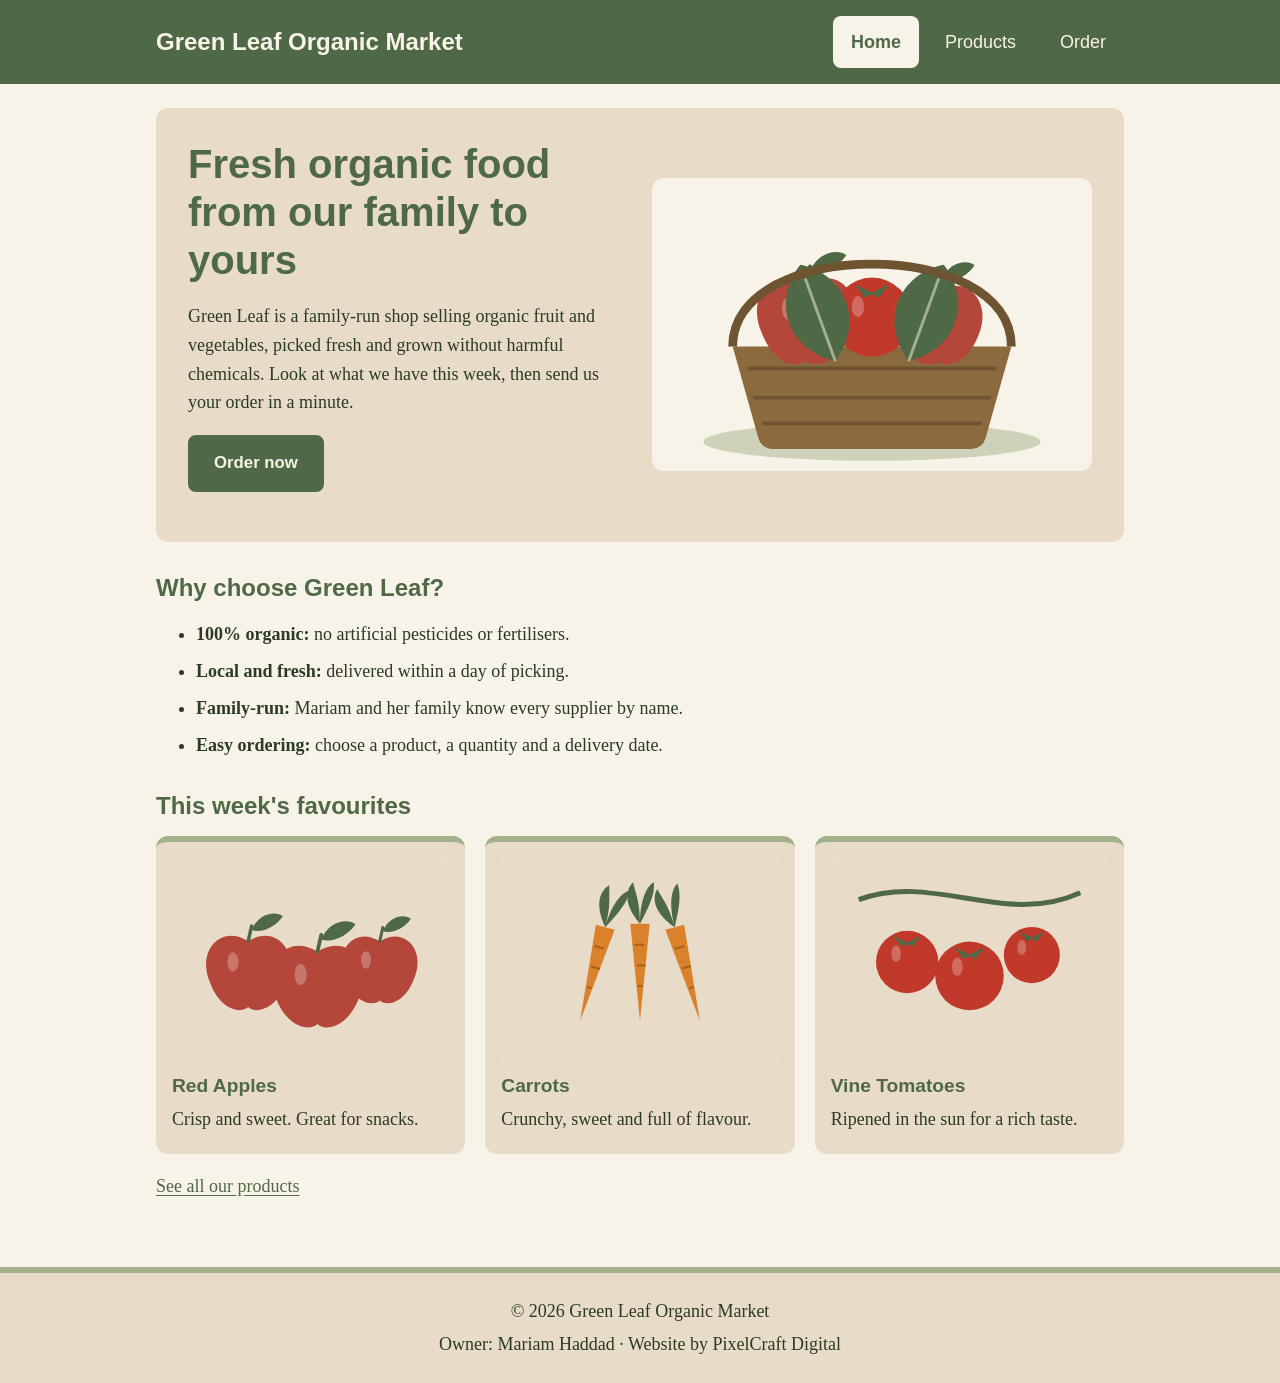
<file: index.html>
<!DOCTYPE html>
<html lang="en">
<head>
  <meta charset="utf-8">
  <meta name="viewport" content="width=device-width, initial-scale=1">
  <title>Green Leaf Organic Market | Home</title>
  <meta name="description" content="Family-run organic fruit and vegetables. Browse our products and send your order online.">
  <link rel="stylesheet" href="css/style.css">
</head>
<body>
  <a class="skip-link" href="#main">Skip to main content</a>

  <header class="site-header">
    <div class="header-inner">
      <a class="logo" href="index.html">Green Leaf Organic Market</a>
      <nav class="main-nav" aria-label="Main">
        <ul>
          <li><a href="index.html" aria-current="page">Home</a></li>
          <li><a href="products.html">Products</a></li>
          <li><a href="order.html">Order</a></li>
        </ul>
      </nav>
    </div>
  </header>

  <main id="main">
    <section class="hero">
      <div>
        <h1>Fresh organic food from our family to yours</h1>
        <p>Green Leaf is a family-run shop selling organic fruit and vegetables, picked fresh and grown without harmful chemicals. Look at what we have this week, then send us your order in a minute.</p>
        <p><a class="btn" href="order.html">Order now</a></p>
      </div>
      <img src="images/hero-basket.svg" width="600" height="400" alt="A basket filled with fresh organic apples, carrots, tomatoes and spinach leaves">
    </section>

    <h2>Why choose Green Leaf?</h2>
    <ul class="feature-list">
      <li><strong>100% organic:</strong> no artificial pesticides or fertilisers.</li>
      <li><strong>Local and fresh:</strong> delivered within a day of picking.</li>
      <li><strong>Family-run:</strong> Mariam and her family know every supplier by name.</li>
      <li><strong>Easy ordering:</strong> choose a product, a quantity and a delivery date.</li>
    </ul>

    <h2>This week's favourites</h2>
    <ul class="cards">
      <li class="card">
        <img src="images/apples.svg" width="400" height="300" alt="Three red organic apples with green leaves">
        <h3>Red Apples</h3>
        <p>Crisp and sweet. Great for snacks.</p>
      </li>
      <li class="card">
        <img src="images/carrots.svg" width="400" height="300" alt="A bunch of orange carrots with green tops">
        <h3>Carrots</h3>
        <p>Crunchy, sweet and full of flavour.</p>
      </li>
      <li class="card">
        <img src="images/tomatoes.svg" width="400" height="300" alt="Ripe red tomatoes on the vine">
        <h3>Vine Tomatoes</h3>
        <p>Ripened in the sun for a rich taste.</p>
      </li>
    </ul>
    <p><a href="products.html">See all our products</a></p>
  </main>

  <footer class="site-footer">
    <p>&copy; 2026 Green Leaf Organic Market</p>
    <p>Owner: Mariam Haddad &middot; Website by PixelCraft Digital</p>
  </footer>
</body>
</html>
</file>
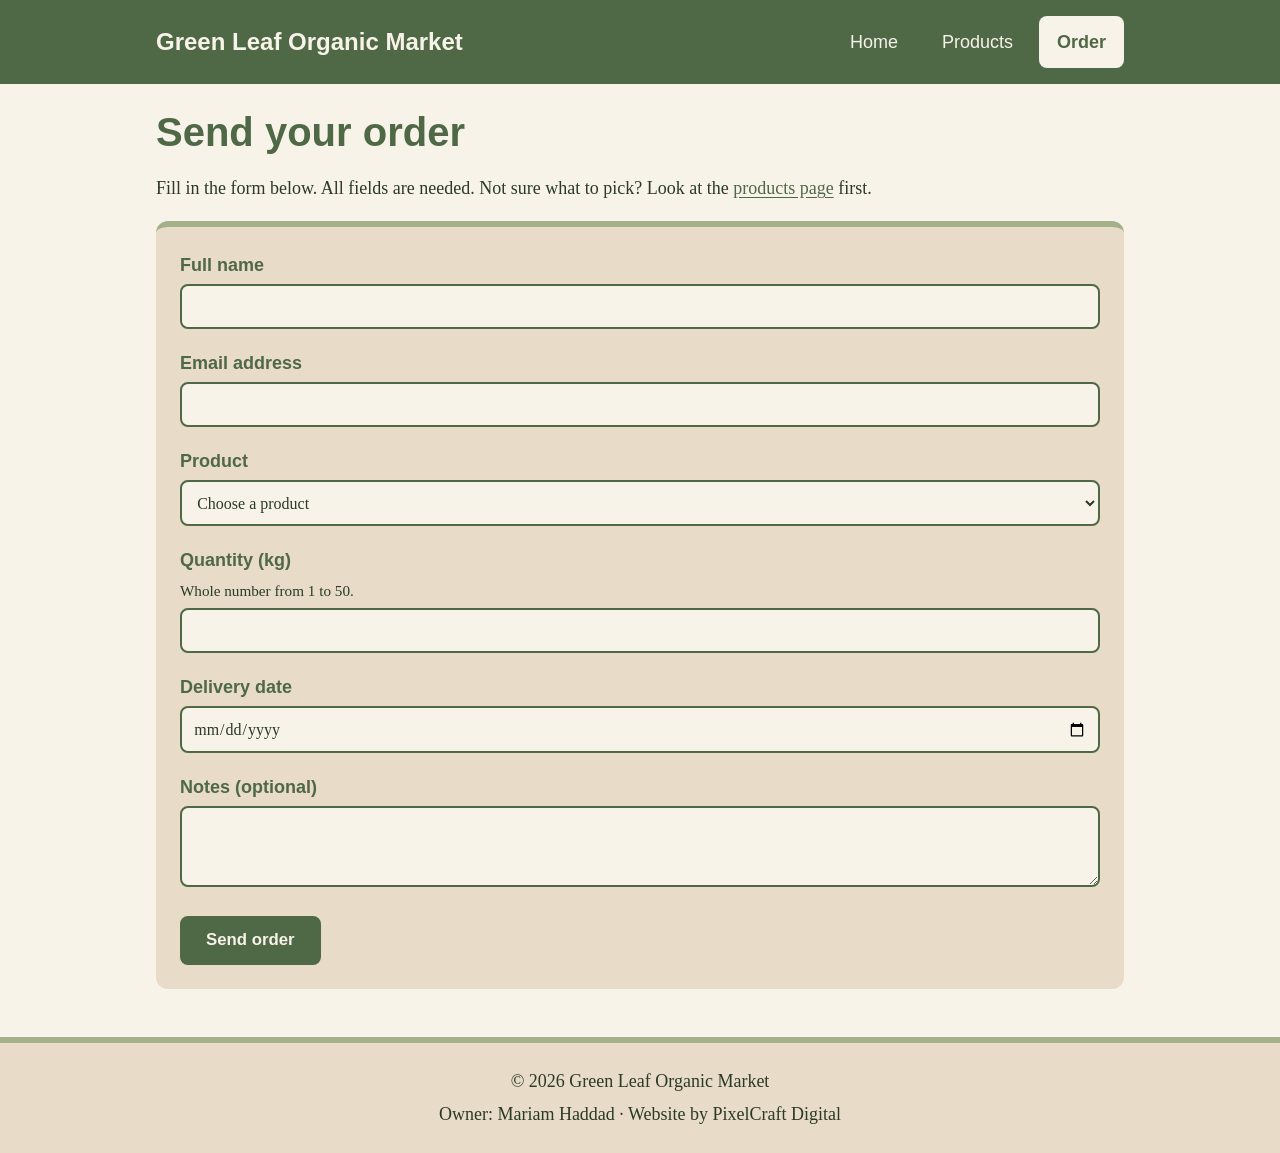
<file: order.html>
<!DOCTYPE html>
<html lang="en">
<head>
  <meta charset="utf-8">
  <meta name="viewport" content="width=device-width, initial-scale=1">
  <title>Green Leaf Organic Market | Order</title>
  <meta name="description" content="Send your order for organic fruit and vegetables to Green Leaf.">
  <link rel="stylesheet" href="css/style.css">
</head>
<body>
  <a class="skip-link" href="#main">Skip to main content</a>

  <header class="site-header">
    <div class="header-inner">
      <a class="logo" href="index.html">Green Leaf Organic Market</a>
      <nav class="main-nav" aria-label="Main">
        <ul>
          <li><a href="index.html">Home</a></li>
          <li><a href="products.html">Products</a></li>
          <li><a href="order.html" aria-current="page">Order</a></li>
        </ul>
      </nav>
    </div>
  </header>

  <main id="main">
    <h1>Send your order</h1>
    <p>Fill in the form below. All fields are needed. Not sure what to pick? Look at the <a href="products.html">products page</a> first.</p>

    <form id="order-form" action="#" method="post" novalidate>
      <div class="field">
        <label for="name">Full name</label>
        <input type="text" id="name" name="name" autocomplete="name" aria-describedby="name-error">
        <p class="error-msg" id="name-error" role="alert"></p>
      </div>

      <div class="field">
        <label for="email">Email address</label>
        <input type="email" id="email" name="email" autocomplete="email" aria-describedby="email-error">
        <p class="error-msg" id="email-error" role="alert"></p>
      </div>

      <div class="field">
        <label for="product">Product</label>
        <select id="product" name="product" aria-describedby="product-error">
          <option value="">Choose a product</option>
          <option value="apples">Red Apples</option>
          <option value="carrots">Carrots</option>
          <option value="tomatoes">Vine Tomatoes</option>
          <option value="spinach">Spinach</option>
          <option value="oranges">Oranges</option>
          <option value="cucumbers">Cucumbers</option>
        </select>
        <p class="error-msg" id="product-error" role="alert"></p>
      </div>

      <div class="field">
        <label for="quantity">Quantity (kg)</label>
        <p class="hint">Whole number from 1 to 50.</p>
        <input type="text" inputmode="numeric" id="quantity" name="quantity" aria-describedby="quantity-error">
        <p class="error-msg" id="quantity-error" role="alert"></p>
      </div>

      <div class="field">
        <label for="date">Delivery date</label>
        <input type="date" id="date" name="date" aria-describedby="date-error">
        <p class="error-msg" id="date-error" role="alert"></p>
      </div>

      <div class="field">
        <label for="notes">Notes (optional)</label>
        <textarea id="notes" name="notes" rows="3"></textarea>
      </div>

      <button type="submit" class="btn">Send order</button>
      <div id="form-summary" class="form-summary" role="status" aria-live="polite"></div>
    </form>
  </main>

  <footer class="site-footer">
    <p>&copy; 2026 Green Leaf Organic Market</p>
    <p>Owner: Mariam Haddad &middot; Website by PixelCraft Digital</p>
  </footer>

  <script src="js/script.js"></script>
</body>
</html>
</file>
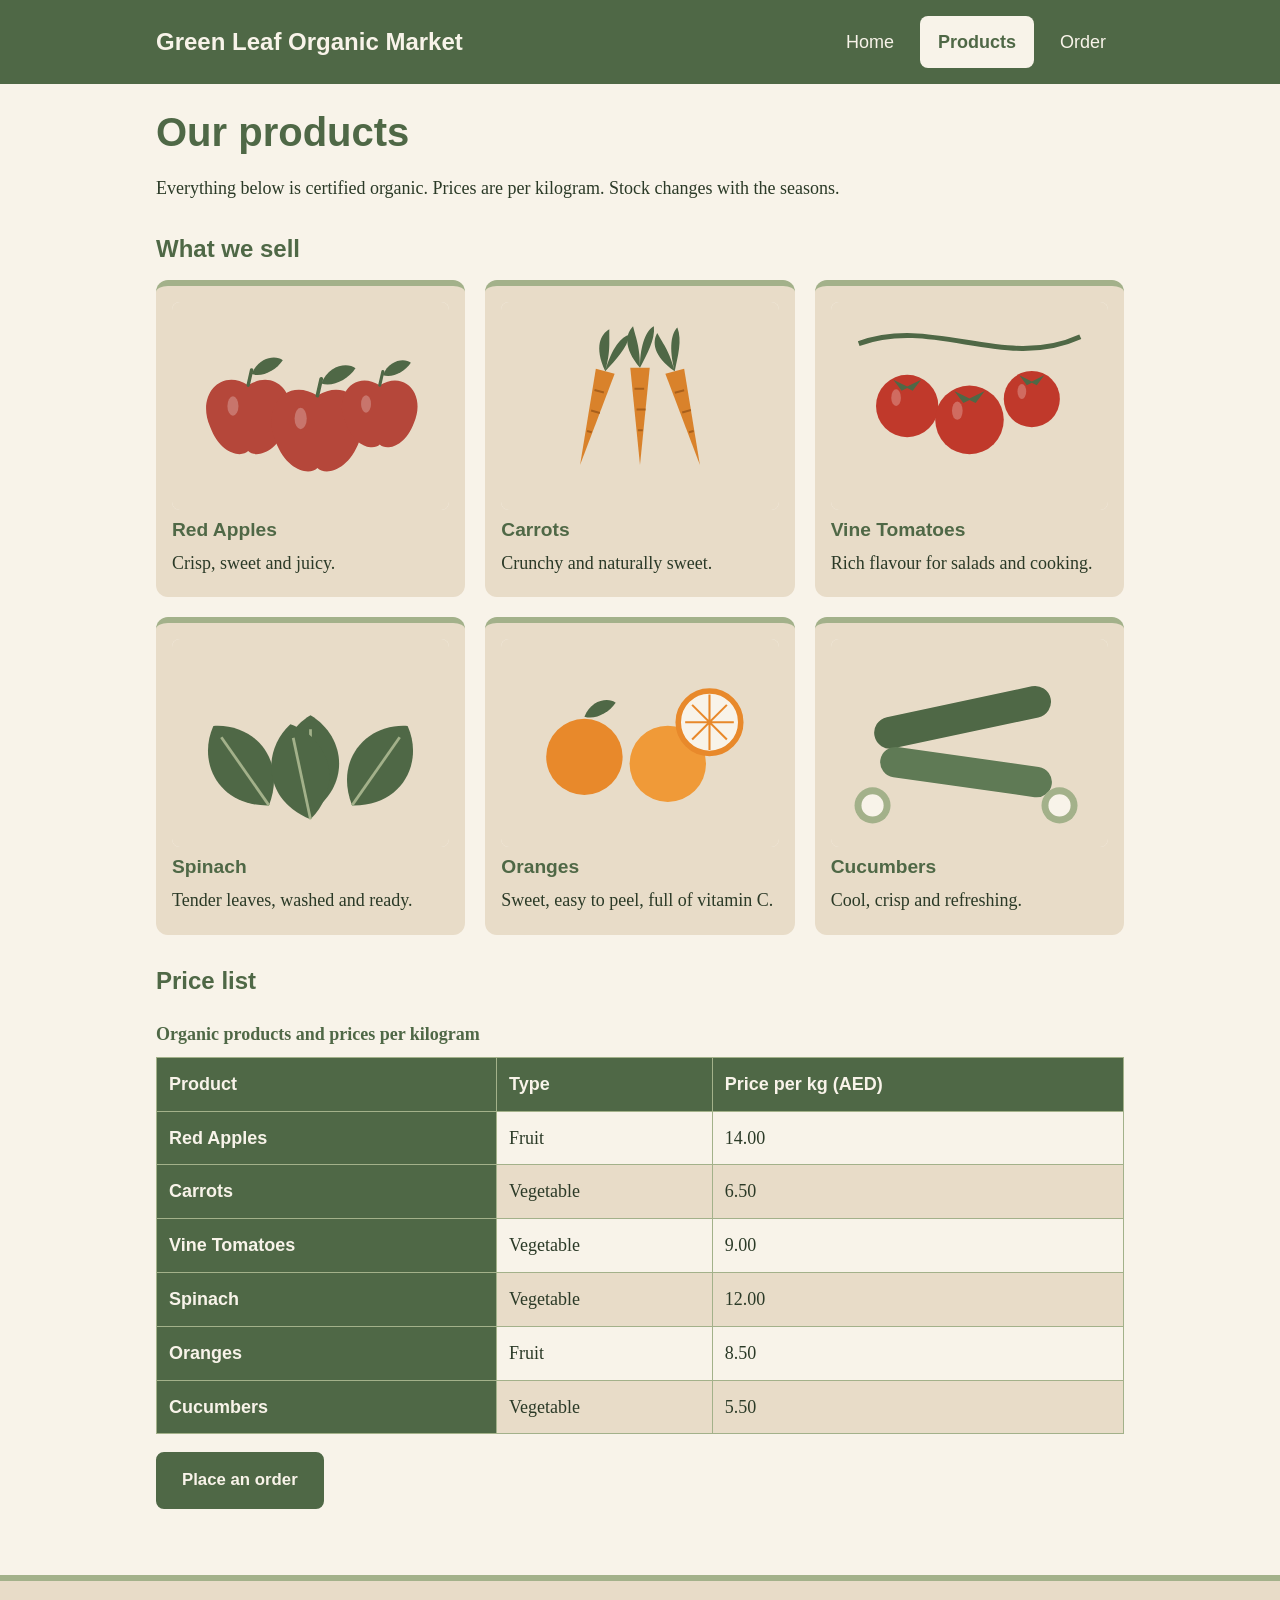
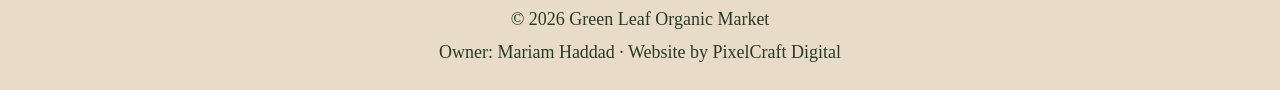
<file: products.html>
<!DOCTYPE html>
<html lang="en">
<head>
  <meta charset="utf-8">
  <meta name="viewport" content="width=device-width, initial-scale=1">
  <title>Green Leaf Organic Market | Products</title>
  <meta name="description" content="See the organic fruit and vegetables sold at Green Leaf, with prices per kilogram.">
  <link rel="stylesheet" href="css/style.css">
</head>
<body>
  <a class="skip-link" href="#main">Skip to main content</a>

  <header class="site-header">
    <div class="header-inner">
      <a class="logo" href="index.html">Green Leaf Organic Market</a>
      <nav class="main-nav" aria-label="Main">
        <ul>
          <li><a href="index.html">Home</a></li>
          <li><a href="products.html" aria-current="page">Products</a></li>
          <li><a href="order.html">Order</a></li>
        </ul>
      </nav>
    </div>
  </header>

  <main id="main">
    <h1>Our products</h1>
    <p>Everything below is certified organic. Prices are per kilogram. Stock changes with the seasons.</p>

    <h2>What we sell</h2>
    <ul class="cards">
      <li class="card">
        <img src="images/apples.svg" width="400" height="300" alt="Three red organic apples with green leaves">
        <h3>Red Apples</h3>
        <p>Crisp, sweet and juicy.</p>
      </li>
      <li class="card">
        <img src="images/carrots.svg" width="400" height="300" alt="A bunch of orange carrots with green tops">
        <h3>Carrots</h3>
        <p>Crunchy and naturally sweet.</p>
      </li>
      <li class="card">
        <img src="images/tomatoes.svg" width="400" height="300" alt="Ripe red tomatoes on the vine">
        <h3>Vine Tomatoes</h3>
        <p>Rich flavour for salads and cooking.</p>
      </li>
      <li class="card">
        <img src="images/spinach.svg" width="400" height="300" alt="A pile of dark green spinach leaves">
        <h3>Spinach</h3>
        <p>Tender leaves, washed and ready.</p>
      </li>
      <li class="card">
        <img src="images/oranges.svg" width="400" height="300" alt="Two whole oranges and one cut orange half">
        <h3>Oranges</h3>
        <p>Sweet, easy to peel, full of vitamin C.</p>
      </li>
      <li class="card">
        <img src="images/cucumbers.svg" width="400" height="300" alt="Two long green cucumbers and some slices">
        <h3>Cucumbers</h3>
        <p>Cool, crisp and refreshing.</p>
      </li>
    </ul>

    <h2>Price list</h2>
    <div class="table-wrap">
      <table>
        <caption>Organic products and prices per kilogram</caption>
        <thead>
          <tr>
            <th scope="col">Product</th>
            <th scope="col">Type</th>
            <th scope="col">Price per kg (AED)</th>
          </tr>
        </thead>
        <tbody>
          <tr><th scope="row">Red Apples</th><td>Fruit</td><td>14.00</td></tr>
          <tr><th scope="row">Carrots</th><td>Vegetable</td><td>6.50</td></tr>
          <tr><th scope="row">Vine Tomatoes</th><td>Vegetable</td><td>9.00</td></tr>
          <tr><th scope="row">Spinach</th><td>Vegetable</td><td>12.00</td></tr>
          <tr><th scope="row">Oranges</th><td>Fruit</td><td>8.50</td></tr>
          <tr><th scope="row">Cucumbers</th><td>Vegetable</td><td>5.50</td></tr>
        </tbody>
      </table>
    </div>

    <p><a class="btn" href="order.html">Place an order</a></p>
  </main>

  <footer class="site-footer">
    <p>&copy; 2026 Green Leaf Organic Market</p>
    <p>Owner: Mariam Haddad &middot; Website by PixelCraft Digital</p>
  </footer>
</body>
</html>
</file>
<file: css/style.css>
/* Green Leaf Organic Market - one stylesheet for all pages
   Palette: Cream #F8F3E9, Beige #E8DCC8, Sage #A3B18A, Olive #4F6846 */

:root {
  --cream: #F8F3E9;
  --beige: #E8DCC8;
  --sage: #A3B18A;
  --olive: #4F6846;
  --ink: #2B3A27;          /* darker olive tint for body text (WCAG AA on cream) */
  --error: #8A2C1F;
  --radius: 12px;
  --space: 1rem;
}

* { box-sizing: border-box; }

body {
  margin: 0;
  font-family: Georgia, "Times New Roman", serif;
  font-size: 1.125rem;
  line-height: 1.6;
  color: var(--ink);
  background: var(--cream);
}

h1, h2, h3, nav, button, label, th, .btn {
  font-family: "Trebuchet MS", Verdana, Arial, sans-serif;
}

h1, h2, h3 { color: var(--olive); line-height: 1.2; }
h1 { font-size: 2rem; margin: 0 0 var(--space); }
h2 { font-size: 1.5rem; margin: 2rem 0 var(--space); }
h3 { font-size: 1.2rem; margin: 0.5rem 0; }

a { color: var(--olive); text-underline-offset: 3px; }
a:hover { color: var(--ink); }

/* Keyboard focus is always clearly visible */
a:focus-visible, button:focus-visible, input:focus-visible,
select:focus-visible, textarea:focus-visible {
  outline: 3px solid var(--ink);
  outline-offset: 3px;
}

.skip-link {
  position: absolute;
  left: -999px;
  top: 0;
  background: var(--ink);
  color: var(--cream);
  padding: 0.5rem 1rem;
  z-index: 10;
}
.skip-link:focus { left: 0; }

/* ---------- Header and navigation (same on every page) ---------- */
.site-header { background: var(--olive); color: var(--cream); }
.header-inner {
  max-width: 1000px;
  margin: 0 auto;
  padding: var(--space);
  display: flex;
  flex-direction: column;
  gap: 0.75rem;
}
.logo { font-size: 1.5rem; font-weight: bold; color: var(--cream); text-decoration: none; font-family: "Trebuchet MS", Verdana, sans-serif; }
.logo:hover { color: var(--beige); }

.main-nav ul { list-style: none; margin: 0; padding: 0; display: flex; flex-wrap: wrap; gap: 0.5rem; }
.main-nav a {
  display: block;
  padding: 0.6rem 1rem;       /* large tap target */
  color: var(--cream);
  text-decoration: none;
  border-radius: 8px;
  border: 2px solid transparent;
}
.main-nav a:hover { background: var(--sage); color: var(--ink); }
.main-nav a[aria-current="page"] { background: var(--cream); color: var(--olive); font-weight: bold; }
.main-nav a:focus-visible { outline-color: var(--cream); }

/* ---------- Layout ---------- */
main { max-width: 1000px; margin: 0 auto; padding: 1.5rem var(--space) 3rem; }

.hero {
  background: var(--beige);
  border-radius: var(--radius);
  padding: 1.5rem;
  display: grid;
  gap: 1.5rem;
  align-items: center;
}
.hero img { width: 100%; height: auto; border-radius: var(--radius); display: block; }

.btn {
  display: inline-block;
  background: var(--olive);
  color: var(--cream);
  padding: 0.8rem 1.5rem;
  border: 2px solid var(--olive);
  border-radius: 8px;
  font-size: 1.05rem;
  font-weight: bold;
  text-decoration: none;
  cursor: pointer;
}
.btn:hover { background: var(--ink); border-color: var(--ink); color: var(--cream); }

.cards { display: grid; gap: 1.25rem; list-style: none; padding: 0; margin: 0; }
.card {
  background: var(--beige);
  border-radius: var(--radius);
  padding: 1rem;
  border-top: 6px solid var(--sage);
}
.card img { width: 100%; height: auto; border-radius: 8px; display: block; background: var(--cream); }
.card p { margin: 0.25rem 0; }

.feature-list li { margin-bottom: 0.5rem; }

/* ---------- Table ---------- */
.table-wrap { overflow-x: auto; }
table { width: 100%; border-collapse: collapse; background: var(--cream); }
caption { text-align: left; font-weight: bold; padding: 0.5rem 0; color: var(--olive); }
th, td { padding: 0.75rem; text-align: left; border: 1px solid var(--sage); }
th { background: var(--olive); color: var(--cream); }
tbody tr:nth-child(even) { background: var(--beige); }

/* ---------- Form ---------- */
form {
  background: var(--beige);
  padding: 1.5rem;
  border-radius: var(--radius);
  border-top: 6px solid var(--sage);
}
.field { margin-bottom: 1.25rem; }
label { display: block; font-weight: bold; color: var(--olive); margin-bottom: 0.3rem; }
input, select, textarea {
  width: 100%;
  padding: 0.7rem;
  font-size: 1rem;
  font-family: inherit;
  color: var(--ink);
  background: var(--cream);
  border: 2px solid var(--olive);
  border-radius: 8px;
}
.hint { font-size: 0.95rem; margin: 0 0 0.3rem; }
.error-msg { color: var(--error); font-weight: bold; margin: 0.3rem 0 0; min-height: 0; font-family: "Trebuchet MS", Verdana, sans-serif; font-size: 1rem; }
.invalid { border-color: var(--error); background: #fff; }
.form-summary { border-radius: 8px; padding: 0; }
.form-summary.success { background: var(--sage); color: var(--ink); padding: 1rem; margin-top: 1rem; font-weight: bold; }
.form-summary.problem { background: #fff; color: var(--error); border: 2px solid var(--error); padding: 1rem; margin-top: 1rem; font-weight: bold; }

/* ---------- Footer ---------- */
.site-footer { background: var(--beige); border-top: 6px solid var(--sage); text-align: center; padding: 1.25rem var(--space); }
.site-footer p { margin: 0.25rem 0; }

/* ---------- Responsive: the ONE media query (tablet / computer) ----------
   Everything above is the phone layout (single column). */
@media (min-width: 768px) {
  .header-inner { flex-direction: row; justify-content: space-between; align-items: center; }
  .hero { grid-template-columns: 1fr 1fr; padding: 2rem; }
  .cards { grid-template-columns: repeat(3, 1fr); }
  h1 { font-size: 2.5rem; }
}
</file>
